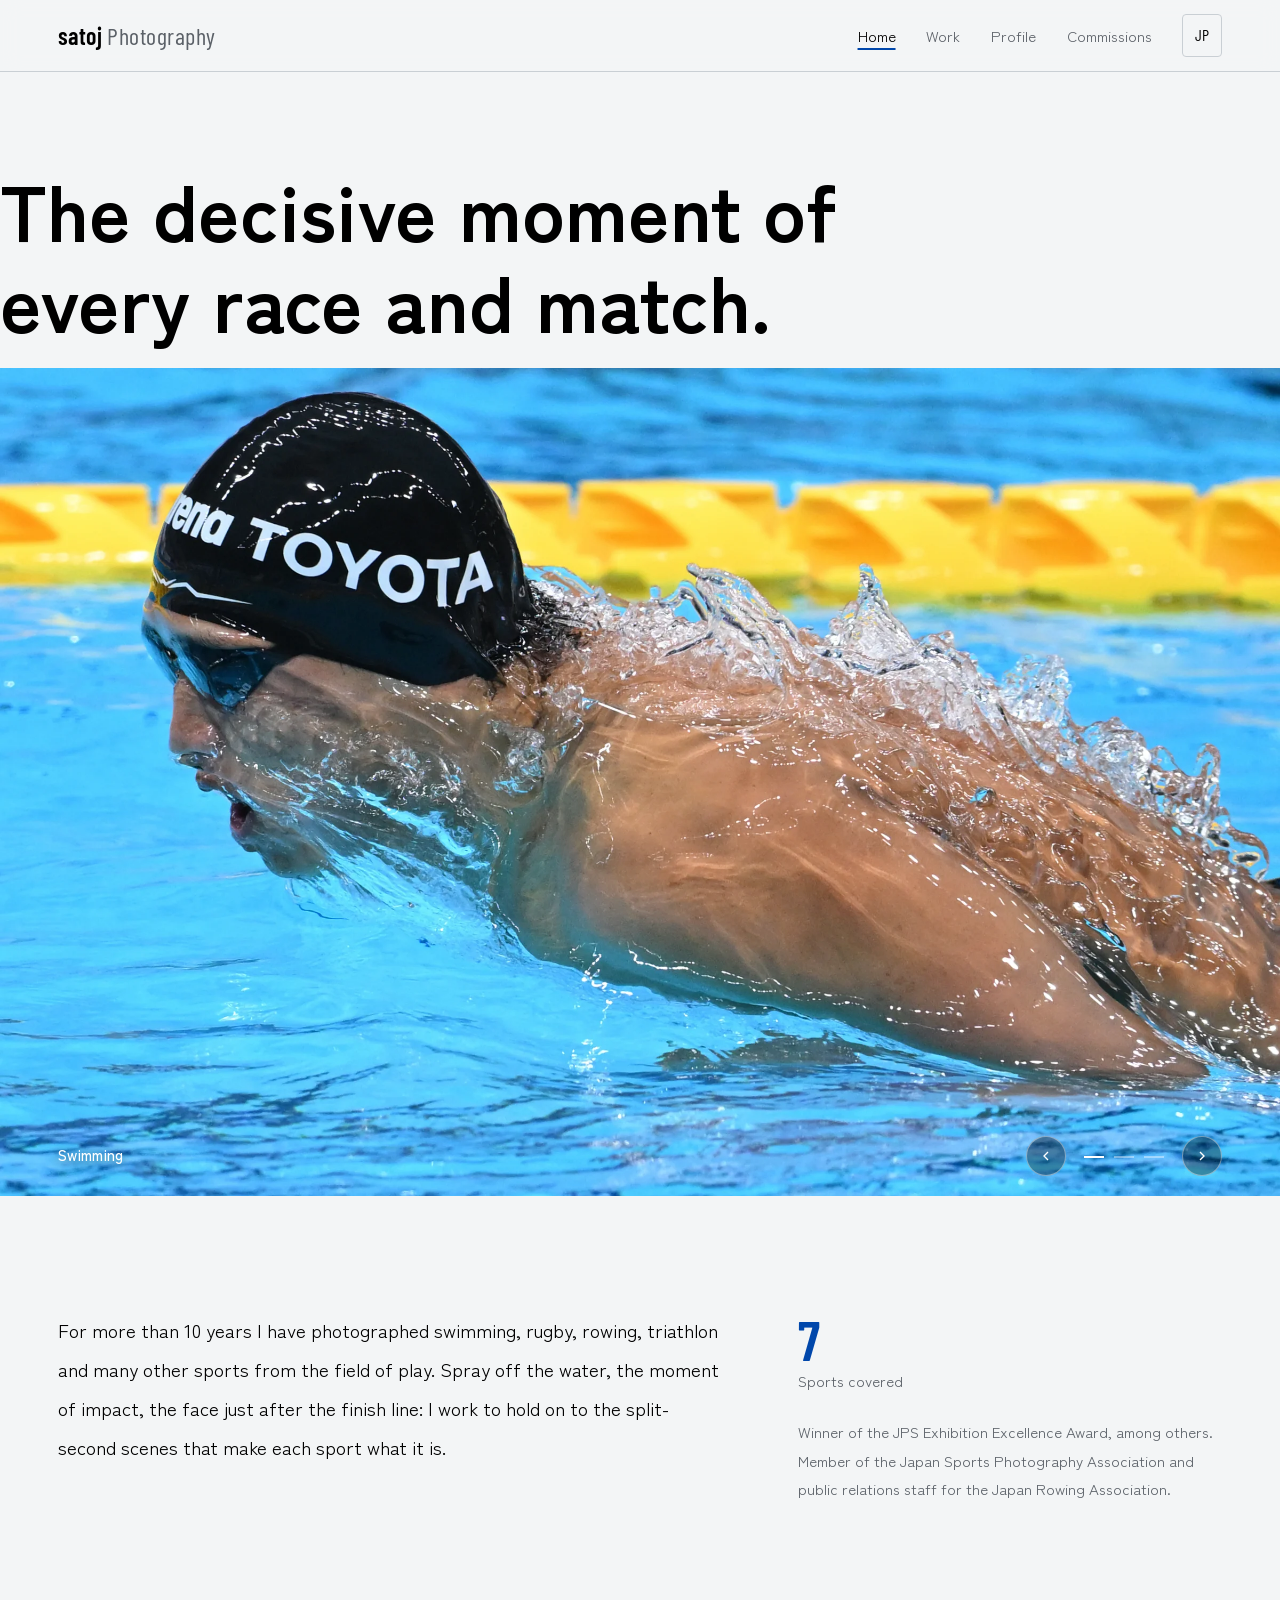
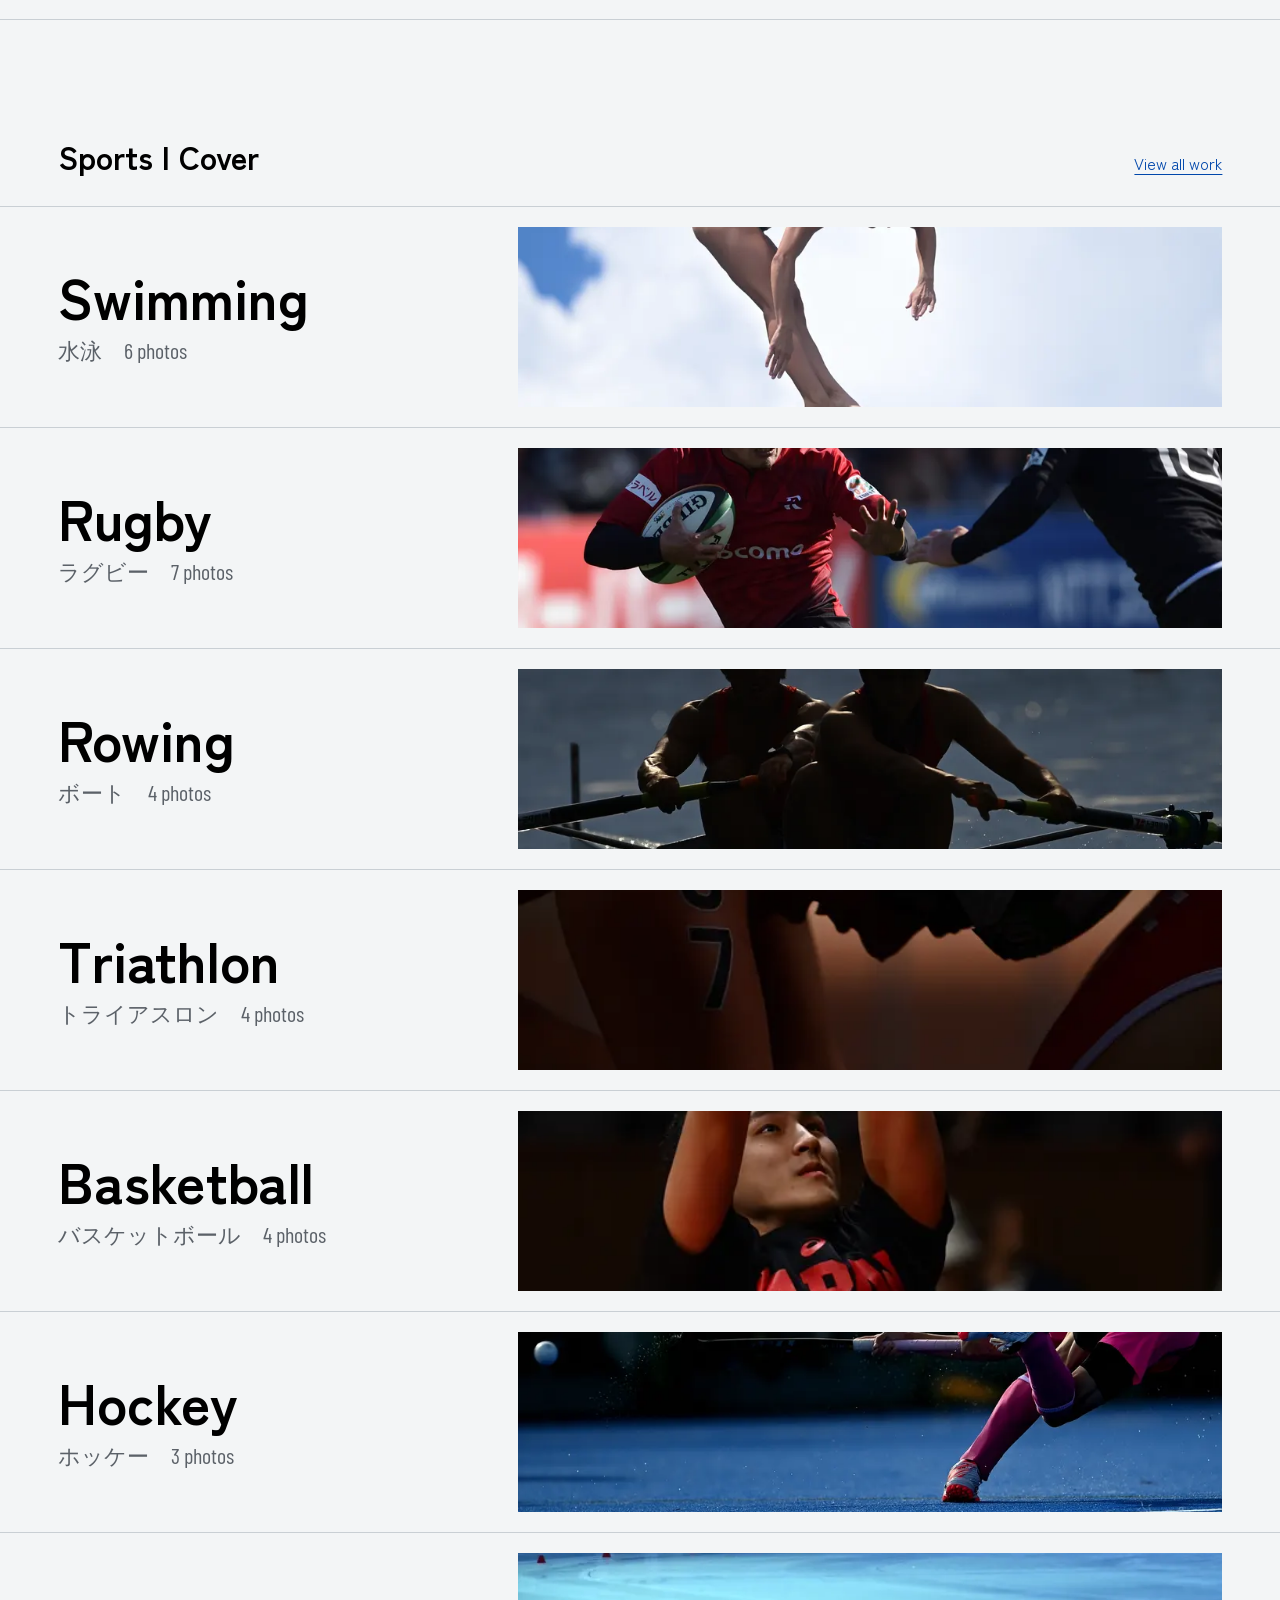
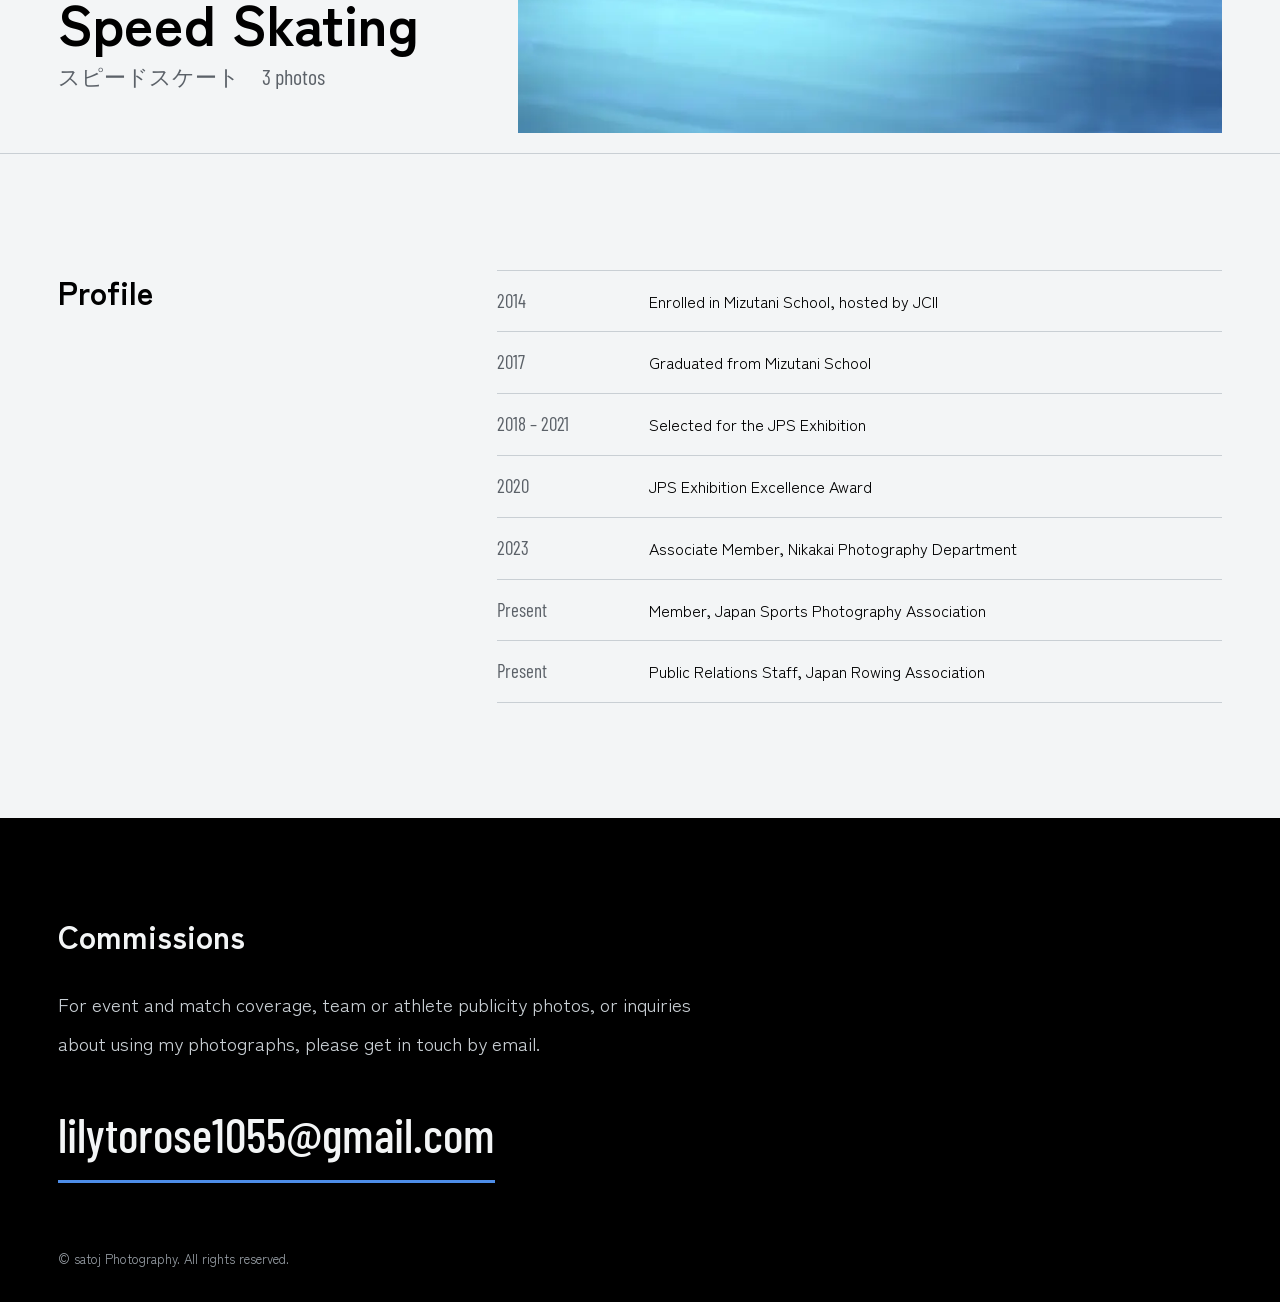
<file: index.html>
<!DOCTYPE html>
<html lang="ja">
<head>
    <meta charset="UTF-8">
    <meta name="viewport" content="width=device-width, initial-scale=1.0">
    <title>satoj Photography | スポーツ写真家</title>
    <meta name="description" content="スポーツ写真家 satoj のポートフォリオ。水泳、ラグビー、ボート、トライアスロンなど、競技の一瞬を捉えた作品を掲載しています。日本スポーツ写真協会 会員。">
    <link rel="canonical" href="https://satojwork.com/">
    <meta name="theme-color" content="#F3F5F6">
    <link rel="icon" href="favicon.svg" type="image/svg+xml">

    <meta property="og:type" content="website">
    <meta property="og:site_name" content="satoj Photography">
    <meta property="og:title" content="satoj Photography | スポーツ写真家">
    <meta property="og:description" content="競技の一瞬を捉えたスポーツ写真のポートフォリオ。">
    <meta property="og:url" content="https://satojwork.com/">
    <meta property="og:image" content="https://satojwork.com/photos/og.jpg">
    <meta name="twitter:card" content="summary_large_image">

    <link rel="preload" as="image" href="photos/large/swimming-4.webp" imagesrcset="photos/thumb/swimming-4.webp 900w, photos/large/swimming-4.webp 2400w" imagesizes="100vw">
    <link rel="preconnect" href="https://fonts.googleapis.com">
    <link rel="preconnect" href="https://fonts.gstatic.com" crossorigin>
    <link rel="stylesheet" href="https://fonts.googleapis.com/css2?family=Barlow+Condensed:wght@500;600&family=Zen+Kaku+Gothic+New:wght@400;500;700&display=swap">
    <link rel="stylesheet" href="css/style.css?v=2">

    <script type="application/ld+json">
    {
        "@context": "https://schema.org",
        "@type": "Person",
        "name": "satoj",
        "jobTitle": "Sports Photographer",
        "url": "https://satojwork.com/",
        "memberOf": { "@type": "Organization", "name": "日本スポーツ写真協会" }
    }
    </script>
</head>
<body data-title-key="doc_title_home">

    <header class="site-header">
        <div class="container">
            <a href="index.html" class="logo">satoj <span>Photography</span></a>
            <nav class="nav" aria-label="Main">
                <a href="index.html" aria-current="page" data-i18n="nav_home">ホーム</a>
                <a href="portfolio.html" data-i18n="nav_portfolio">作品</a>
                <a href="#profile" class="nav-sub" data-i18n="nav_profile">プロフィール</a>
                <a href="#contact" class="nav-sub" data-i18n="nav_contact">撮影のご依頼</a>
                <button id="languageToggle" class="lang-toggle" type="button" data-i18n="switch_lang" data-i18n-attr="aria-label:switch_lang_label">EN</button>
            </nav>
        </div>
    </header>

    <main>
        <section class="container page-head">
            <h1 class="display" data-i18n="main_title">競技の決定的瞬間を、一枚に。</h1>
        </section>

        <!-- Hero slideshow -->
        <section class="hero" aria-roledescription="carousel" data-i18n-attr="aria-label:hero_label" aria-label="作品スライドショー" tabindex="-1">
            <figure class="hero-slide is-active">
                <img src="photos/large/swimming-4.webp"
                     srcset="photos/thumb/swimming-4.webp 900w, photos/large/swimming-4.webp 2400w" sizes="100vw"
                     width="2400" height="1621" alt="" fetchpriority="high">
                <figcaption class="hero-caption" data-i18n="cat_swimming"></figcaption>
            </figure>
            <figure class="hero-slide">
                <img src="photos/large/triathlon-4.webp"
                     srcset="photos/thumb/triathlon-4.webp 900w, photos/large/triathlon-4.webp 2400w" sizes="100vw"
                     width="2400" height="1601" alt="" loading="lazy">
                <figcaption class="hero-caption" data-i18n="cat_triathlon"></figcaption>
            </figure>
            <figure class="hero-slide">
                <img src="photos/large/rugby-7.webp"
                     srcset="photos/thumb/rugby-7.webp 900w, photos/large/rugby-7.webp 2400w" sizes="100vw"
                     width="2400" height="1600" alt="" loading="lazy">
                <figcaption class="hero-caption" data-i18n="cat_rugby"></figcaption>
            </figure>

            <div class="hero-controls">
                <button class="hero-btn hero-prev" type="button" data-i18n-attr="aria-label:hero_prev" aria-label="前の写真">
                    <svg viewBox="0 0 24 24" fill="none" stroke="currentColor" stroke-width="2" aria-hidden="true"><path d="M15 18l-6-6 6-6"/></svg>
                </button>
                <div class="hero-dots"></div>
                <button class="hero-btn hero-next" type="button" data-i18n-attr="aria-label:hero_next" aria-label="次の写真">
                    <svg viewBox="0 0 24 24" fill="none" stroke="currentColor" stroke-width="2" aria-hidden="true"><path d="M9 6l6 6-6 6"/></svg>
                </button>
            </div>
        </section>

        <!-- About -->
        <section class="section">
            <div class="container intro">
                <p class="lead" data-i18n="main_description">水泳、ラグビー、ボート、トライアスロンをはじめ、さまざまな競技の現場で撮影を続けて10年以上。水しぶき、ぶつかり合う瞬間、ゴール直後の表情——一瞬で過ぎていく競技の決定的な場面を、一枚の写真として残すことを大切にしています。</p>
                <div class="intro-side">
                    <p class="stat"><span class="stat-num" id="sportCount"></span><span class="stat-label" data-i18n="sports_count_label">撮影している競技</span></p>
                    <p class="credits" data-i18n="main_credits">JPS展 優秀賞ほか受賞。日本スポーツ写真協会 会員、日本ローイング協会 広報スタッフ。</p>
                </div>
            </div>
        </section>

        <!-- Sports -->
        <section class="section lanes-section" aria-labelledby="sports-h">
            <div class="container section-head">
                <h2 class="heading" id="sports-h" data-i18n="sports_title">撮影競技</h2>
                <a class="text-link" href="portfolio.html" data-i18n="view_works">作品をすべて見る</a>
            </div>
            <ul class="lanes" id="sportTiles"></ul>
        </section>

        <!-- Profile -->
        <section class="section" id="profile">
            <div class="container profile-grid">
                <div>
                    <h2 class="heading" data-i18n="profile_title">プロフィール</h2>
                </div>
                <ul class="career">
                    <li><time datetime="2014">2014</time><span data-i18n="career_1">JCII主催 水谷塾 入塾</span></li>
                    <li><time datetime="2017">2017</time><span data-i18n="career_2">同塾 卒業</span></li>
                    <li><span class="year">2018 – 2021</span><span data-i18n="career_3">JPS展 入選</span></li>
                    <li><time datetime="2020">2020</time><span data-i18n="career_4">JPS展 優秀賞</span></li>
                    <li><time datetime="2023">2023</time><span data-i18n="career_5">二科会 写真部 会友</span></li>
                    <li><span class="year" data-i18n="career_now">現在</span><span data-i18n="career_6">一般社団法人 日本スポーツ写真協会 会員</span></li>
                    <li><span class="year" data-i18n="career_now">現在</span><span data-i18n="career_7">日本ローイング協会 広報委員スタッフ</span></li>
                </ul>
            </div>
        </section>
    </main>

    <footer class="site-footer" id="contact">
        <div class="container">
            <h2 class="heading" data-i18n="contact_title">撮影のご依頼</h2>
            <p class="lead" data-i18n="contact_text">撮影のご依頼・作品の使用に関するご相談は、メールにてお気軽にご連絡ください。</p>
            <p style="margin-top: 28px;"><a class="contact-mail" href="mailto:lilytorose1055@gmail.com">lilytorose1055@gmail.com</a></p>
            <p class="copyright">&copy; satoj Photography. All rights reserved.</p>
        </div>
    </footer>

    <script src="js/i18n.js?v=2"></script>
    <script src="js/photos.js?v=2"></script>
    <script src="js/home.js?v=2"></script>
</body>
</html>
</file>
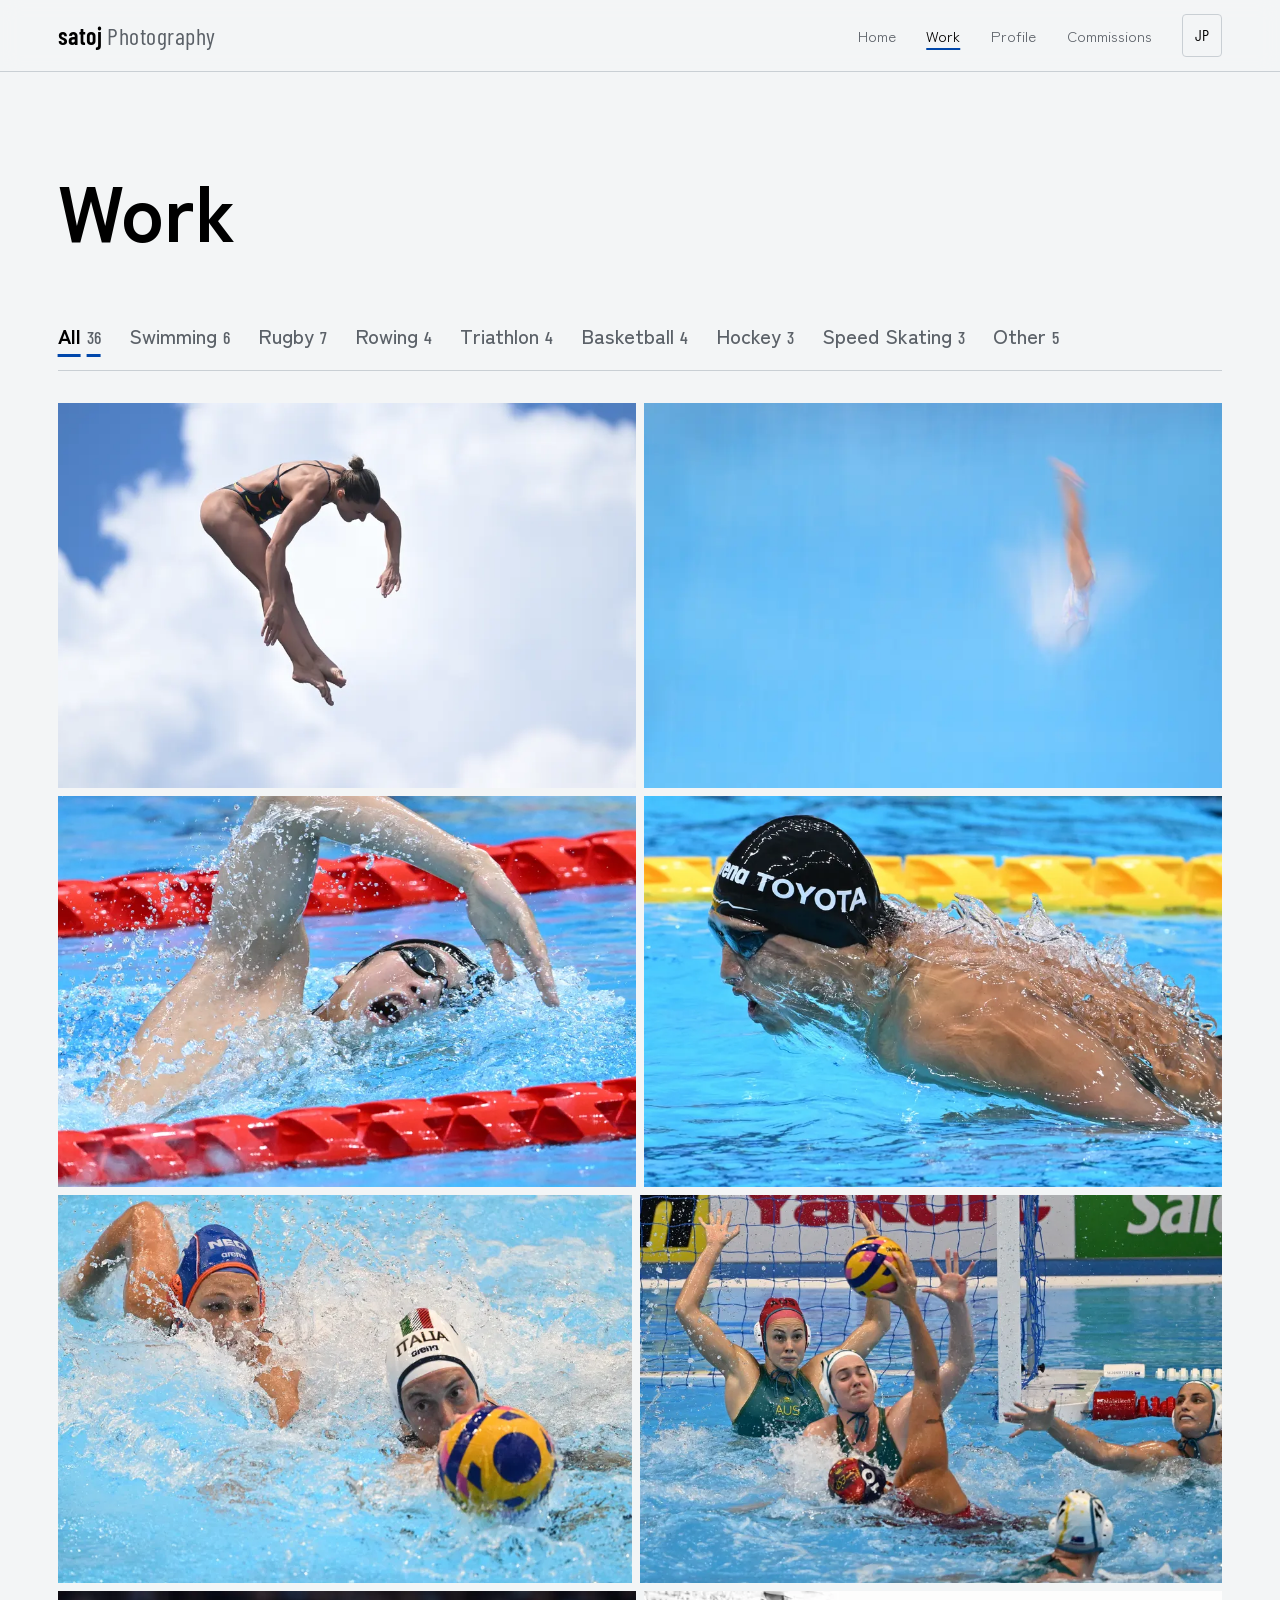
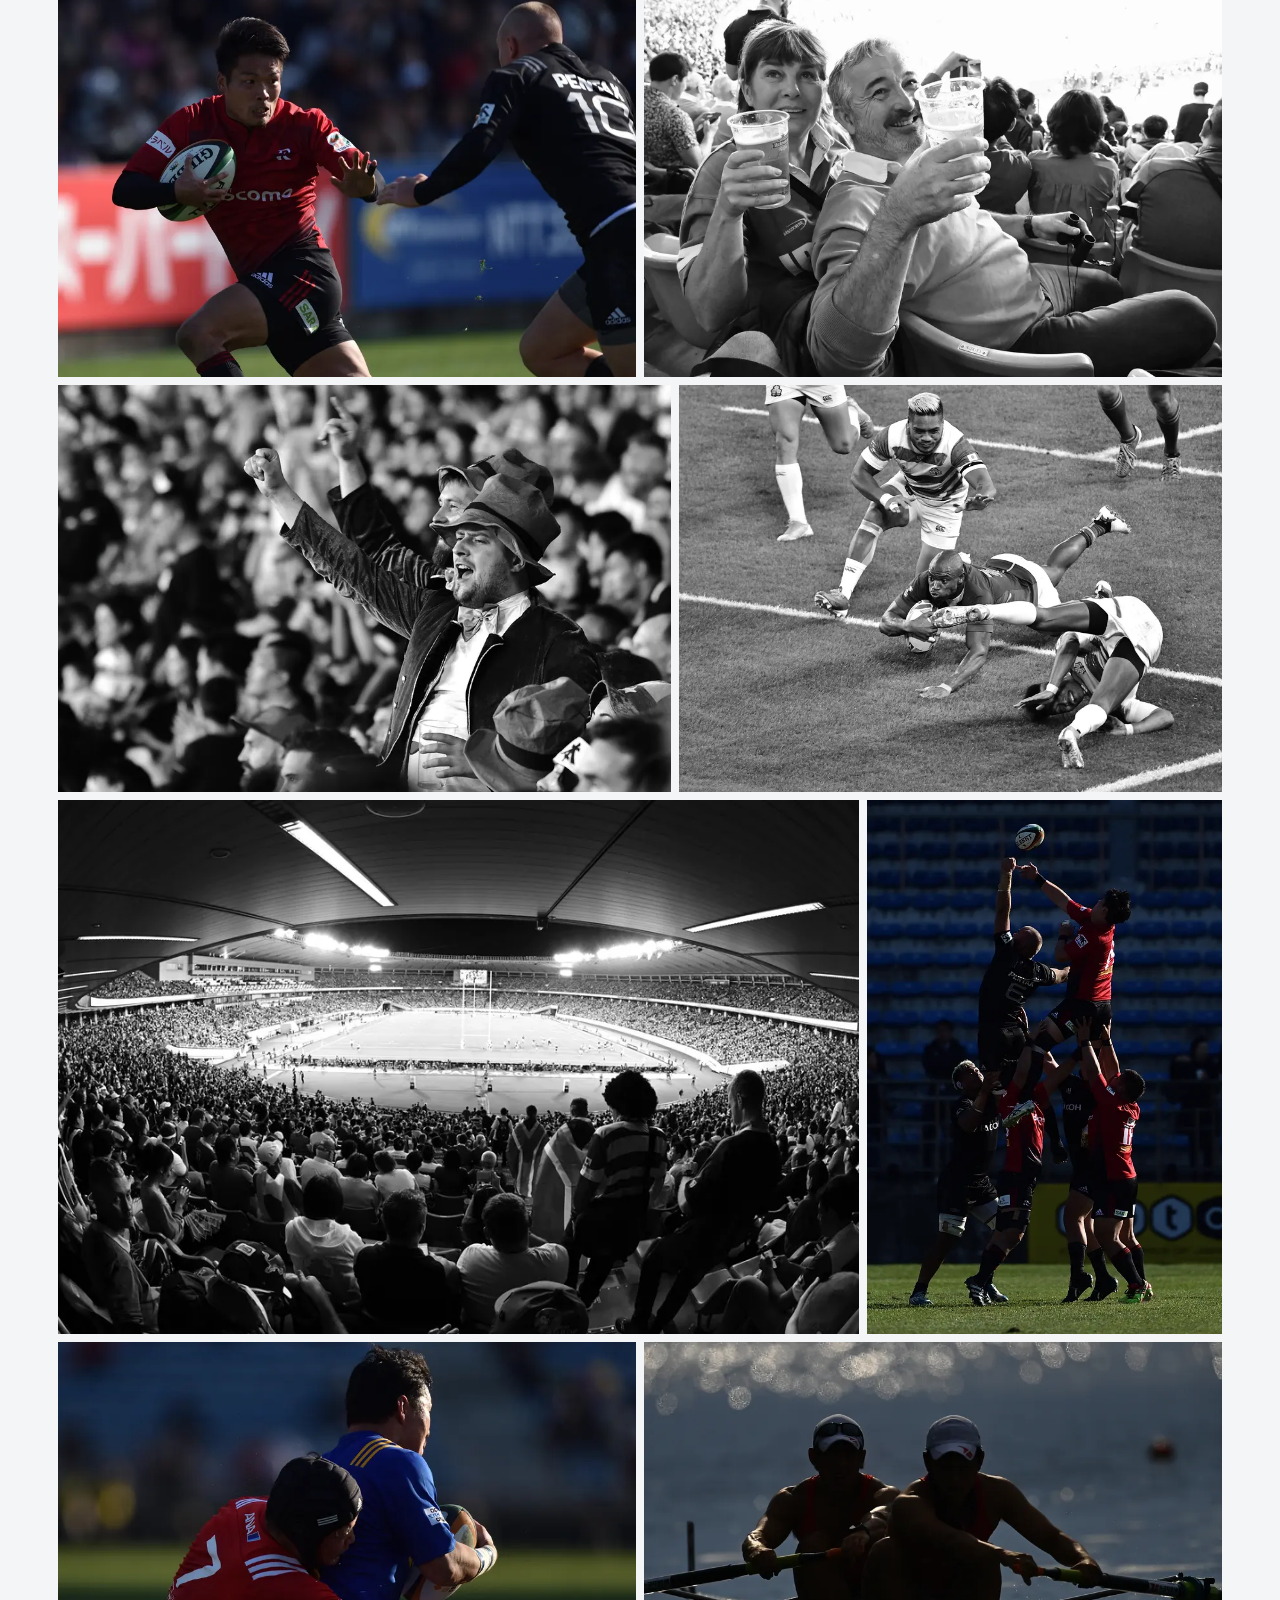
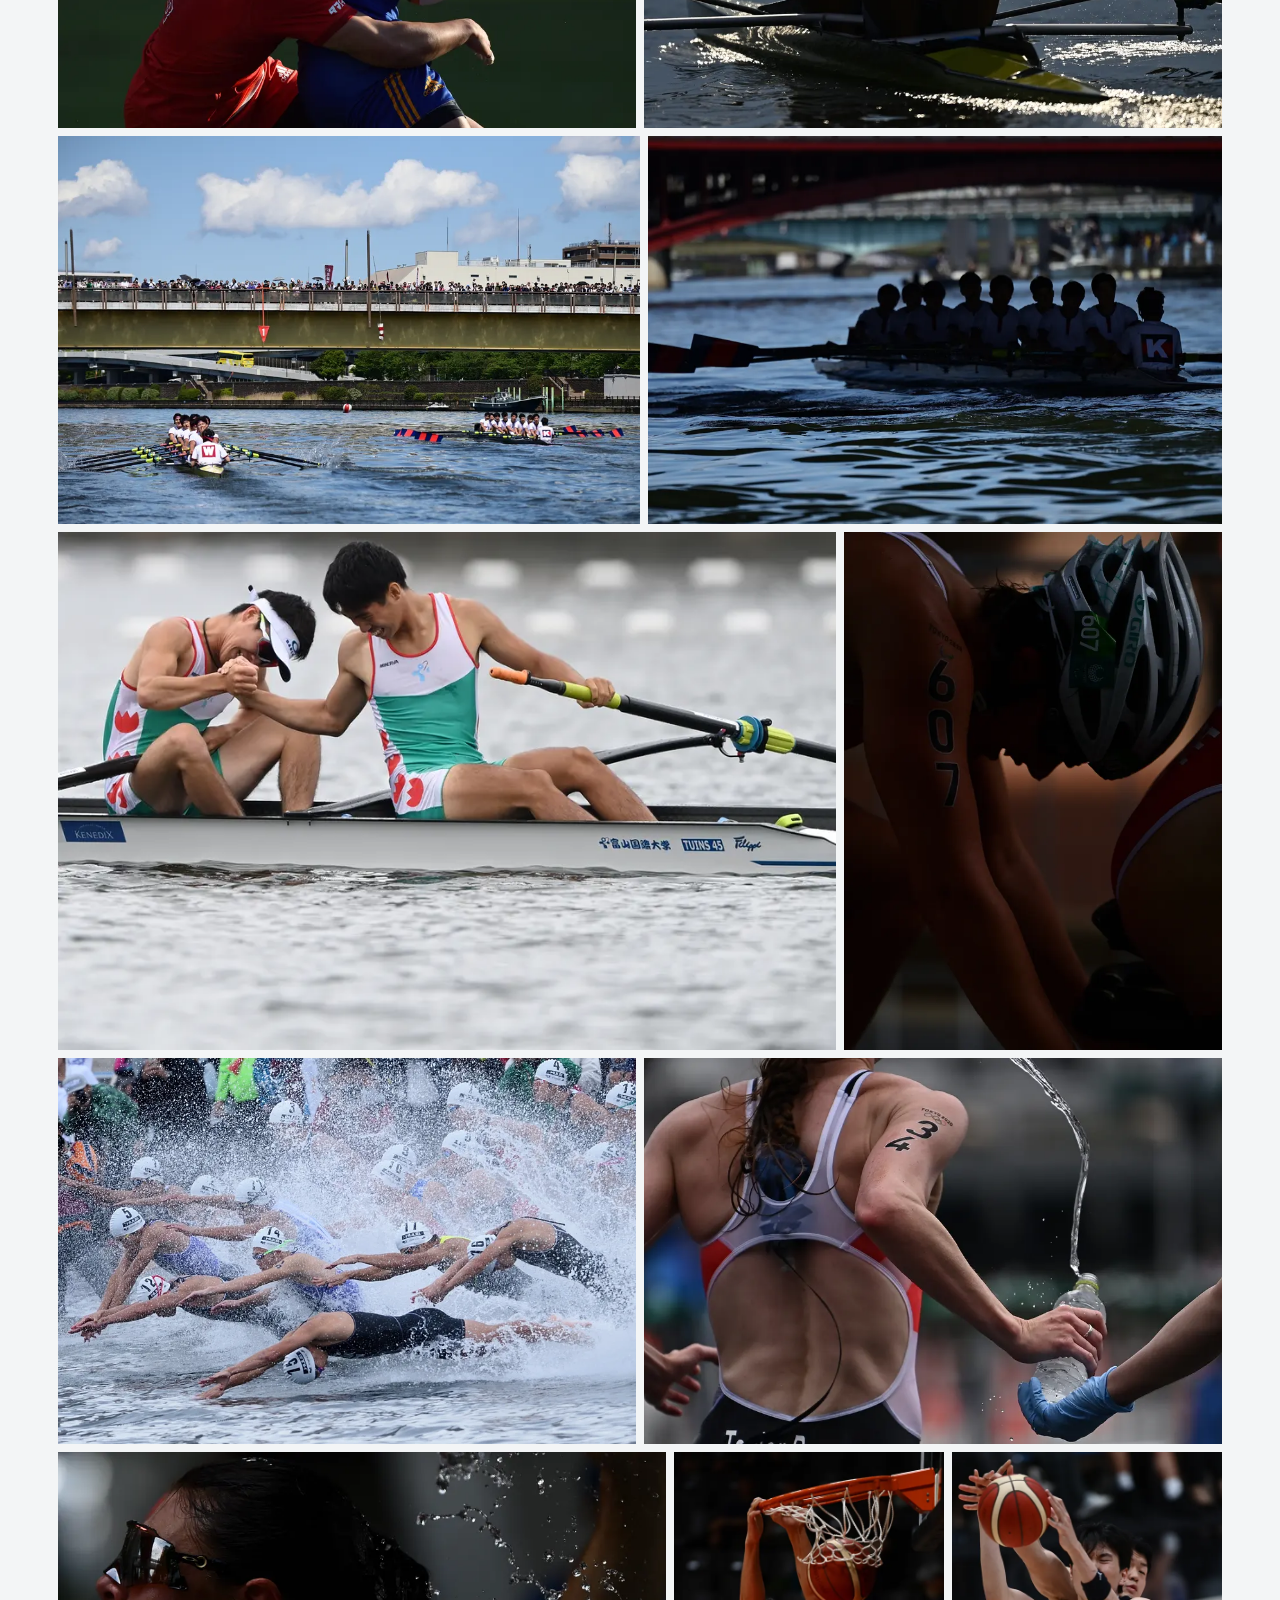
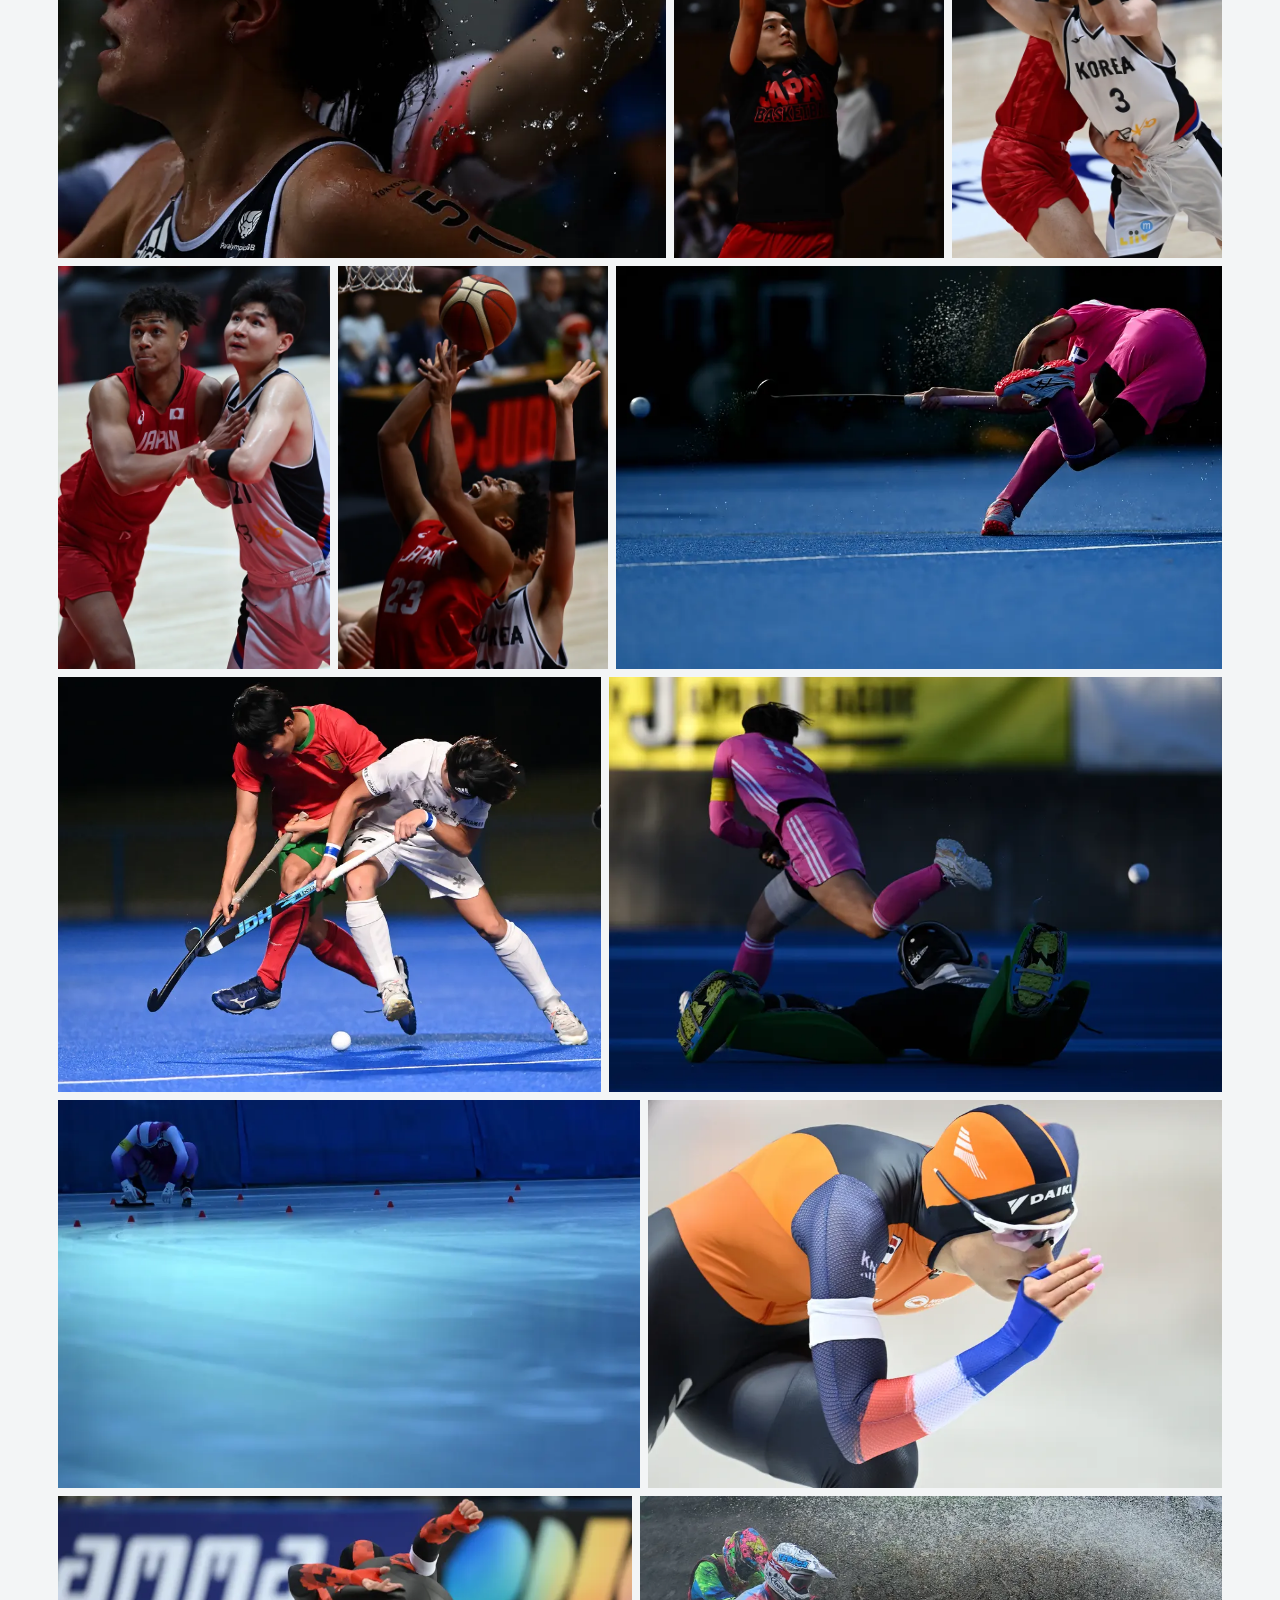
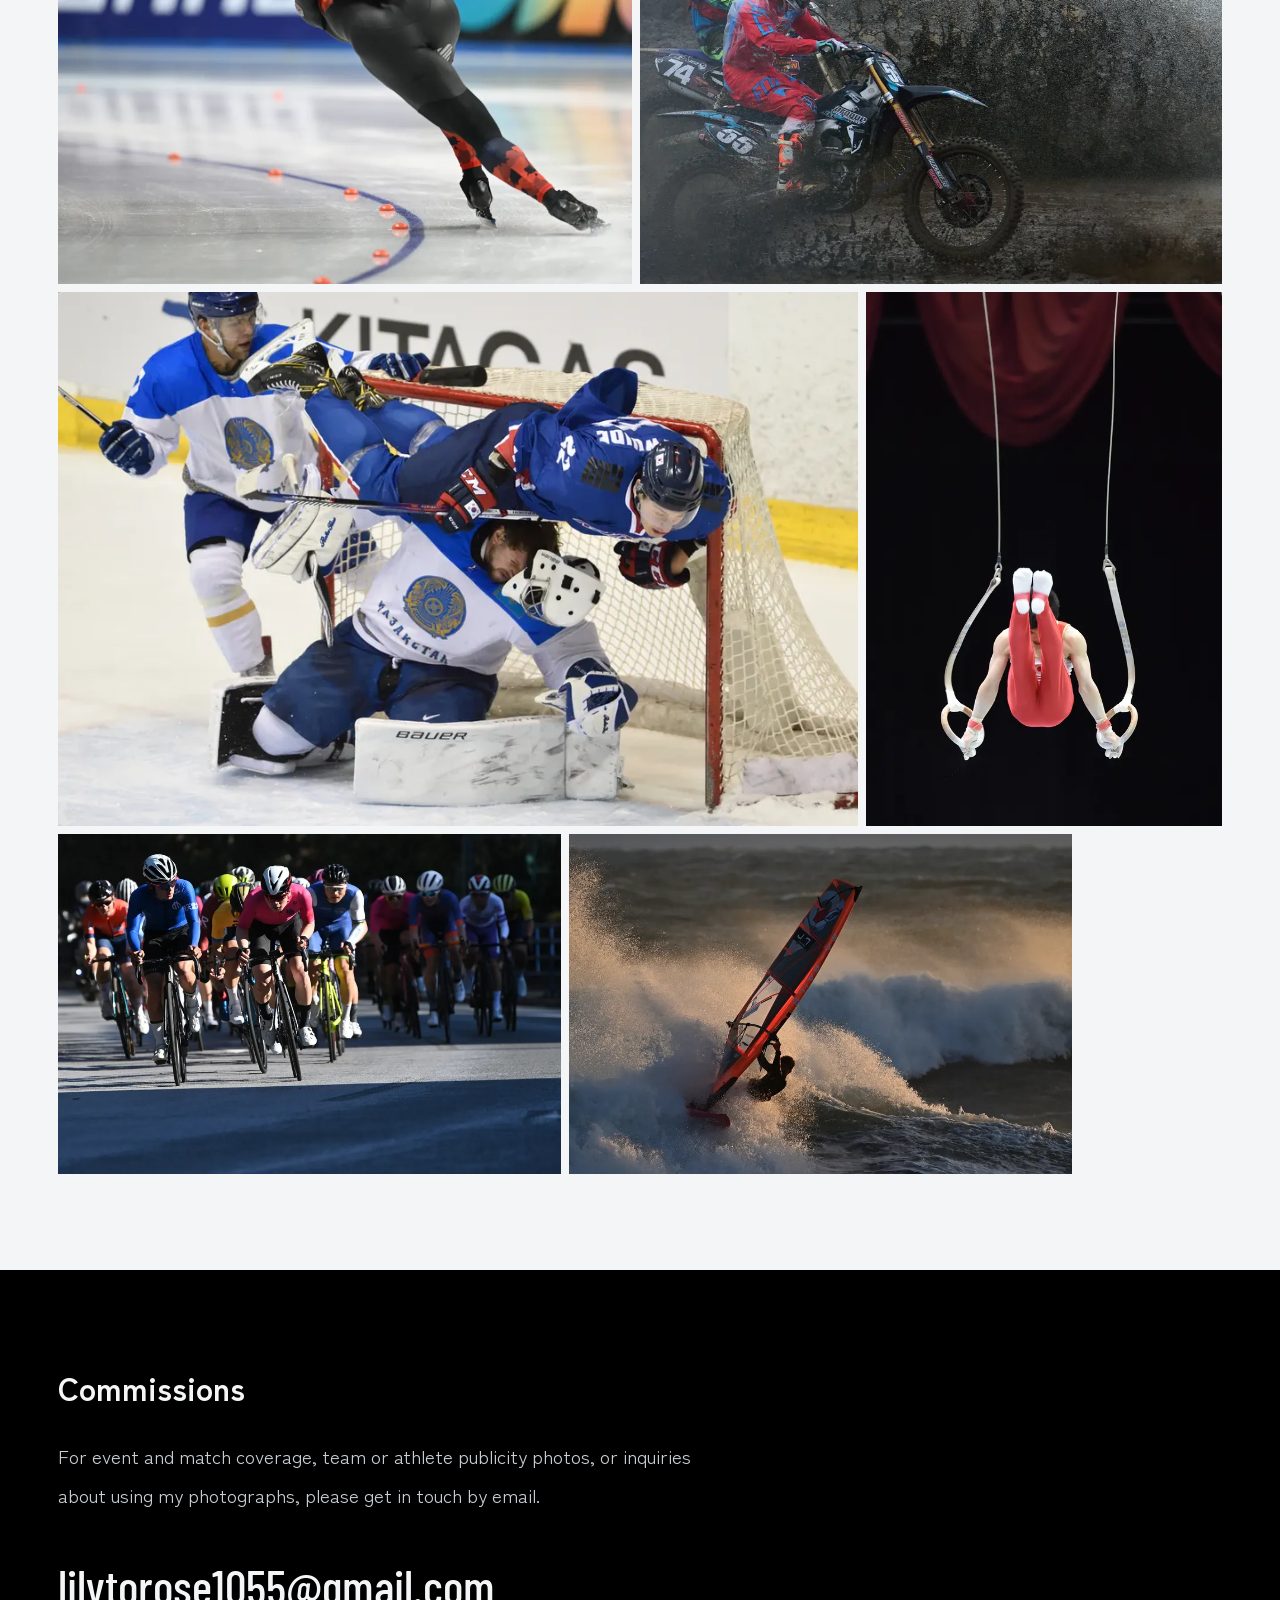
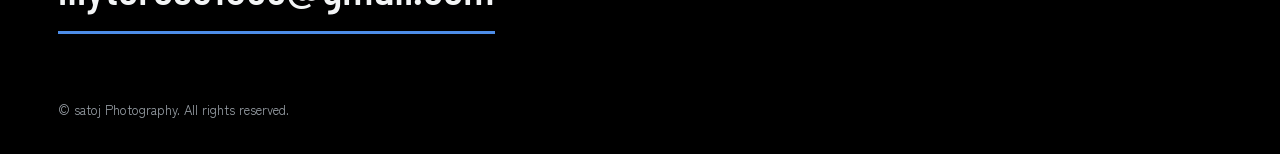
<file: portfolio.html>
<!DOCTYPE html>
<html lang="ja">
<head>
    <meta charset="UTF-8">
    <meta name="viewport" content="width=device-width, initial-scale=1.0">
    <title>作品 | satoj Photography</title>
    <meta name="description" content="スポーツ写真家 satoj の作品集。水泳、ラグビー、ボート、トライアスロン、ホッケー、スピードスケート、バスケットボールなど。">
    <link rel="canonical" href="https://satojwork.com/portfolio.html">
    <meta name="theme-color" content="#F3F5F6">
    <link rel="icon" href="favicon.svg" type="image/svg+xml">

    <meta property="og:type" content="website">
    <meta property="og:site_name" content="satoj Photography">
    <meta property="og:title" content="ポートフォリオ | satoj Photography">
    <meta property="og:description" content="競技の一瞬を捉えたスポーツ写真のポートフォリオ。">
    <meta property="og:url" content="https://satojwork.com/portfolio.html">
    <meta property="og:image" content="https://satojwork.com/photos/og.jpg">
    <meta name="twitter:card" content="summary_large_image">

    <link rel="preconnect" href="https://fonts.googleapis.com">
    <link rel="preconnect" href="https://fonts.gstatic.com" crossorigin>
    <link rel="stylesheet" href="https://fonts.googleapis.com/css2?family=Barlow+Condensed:wght@500;600&family=Zen+Kaku+Gothic+New:wght@400;500;700&display=swap">
    <link rel="stylesheet" href="css/style.css?v=2">
</head>
<body data-title-key="doc_title_portfolio">

    <header class="site-header">
        <div class="container">
            <a href="index.html" class="logo">satoj <span>Photography</span></a>
            <nav class="nav" aria-label="Main">
                <a href="index.html" data-i18n="nav_home">ホーム</a>
                <a href="portfolio.html" aria-current="page" data-i18n="nav_portfolio">作品</a>
                <a href="index.html#profile" class="nav-sub" data-i18n="nav_profile">プロフィール</a>
                <a href="#contact" class="nav-sub" data-i18n="nav_contact">撮影のご依頼</a>
                <button id="languageToggle" class="lang-toggle" type="button" data-i18n="switch_lang" data-i18n-attr="aria-label:switch_lang_label">EN</button>
            </nav>
        </div>
    </header>

    <main class="container">
        <section class="page-head">
            <h1 class="display" data-i18n="portfolio_heading">作品</h1>
        </section>

        <ul class="filters" id="filters" data-i18n-attr="aria-label:filter_label" aria-label="競技で絞り込む"></ul>

        <ul class="gallery" id="gallery" aria-live="polite"></ul>

        <noscript><p class="lead">写真の表示には JavaScript を有効にしてください。 / Please enable JavaScript to view the photographs.</p></noscript>
    </main>

    <footer class="site-footer" id="contact">
        <div class="container">
            <h2 class="heading" data-i18n="contact_title">撮影のご依頼</h2>
            <p class="lead" data-i18n="contact_text">撮影のご依頼・作品の使用に関するご相談は、メールにてお気軽にご連絡ください。</p>
            <p style="margin-top: 28px;"><a class="contact-mail" href="mailto:lilytorose1055@gmail.com">lilytorose1055@gmail.com</a></p>
            <p class="copyright">&copy; satoj Photography. All rights reserved.</p>
        </div>
    </footer>

    <!-- Lightbox -->
    <div class="lightbox" id="lightbox" role="dialog" aria-modal="true" aria-hidden="true" data-i18n-attr="aria-label:lb_label" aria-label="写真の拡大表示">
        <div class="lb-top">
            <span class="lb-counter"></span>
            <button class="lb-btn lb-close" type="button" data-i18n-attr="aria-label:lb_close" aria-label="閉じる">
                <svg viewBox="0 0 24 24" fill="none" stroke="currentColor" stroke-width="2" aria-hidden="true"><path d="M6 6l12 12M18 6L6 18"/></svg>
            </button>
        </div>
        <div class="lb-stage">
            <img alt="">
            <button class="lb-btn lb-prev" type="button" data-i18n-attr="aria-label:lb_prev" aria-label="前の写真">
                <svg viewBox="0 0 24 24" fill="none" stroke="currentColor" stroke-width="2" aria-hidden="true"><path d="M15 18l-6-6 6-6"/></svg>
            </button>
            <button class="lb-btn lb-next" type="button" data-i18n-attr="aria-label:lb_next" aria-label="次の写真">
                <svg viewBox="0 0 24 24" fill="none" stroke="currentColor" stroke-width="2" aria-hidden="true"><path d="M9 6l6 6-6 6"/></svg>
            </button>
        </div>
        <p class="lb-caption"></p>
    </div>

    <script src="js/i18n.js?v=2"></script>
    <script src="js/photos.js?v=2"></script>
    <script src="js/gallery.js?v=2"></script>
</body>
</html>
</file>
<file: css/style.css>
/* =========================================================
   satoj Photography — shared styles
   ========================================================= */

:root {
    --bg: #F3F5F6;
    --bg-soft: #E3E7EA;
    --line: #C9CFD4;
    --text: #000000;
    --muted: #5B6168;
    --accent: #0047AB;
    --header-h: 72px;
    --gutter: clamp(16px, 4.5vw, 64px);
    --max: 1440px;
    --row-h: 340px;
    --font: "Zen Kaku Gothic New", "Hiragino Sans", "Hiragino Kaku Gothic ProN", "Noto Sans JP", Meiryo, sans-serif;
    --font-num: "Barlow Condensed", "Helvetica Neue", Arial, sans-serif;
}

*,
*::before,
*::after {
    box-sizing: border-box;
}

html {
    scroll-behavior: smooth;
    -webkit-text-size-adjust: 100%;
}

body {
    margin: 0;
    background: var(--bg);
    color: var(--text);
    font-family: var(--font);
    font-size: 16px;
    line-height: 1.8;
    -webkit-font-smoothing: antialiased;
}

img {
    display: block;
    max-width: 100%;
}

a {
    color: inherit;
}

button {
    font: inherit;
    color: inherit;
}

:focus-visible {
    outline: 2px solid var(--accent);
    outline-offset: 3px;
}

.visually-hidden {
    position: absolute !important;
    width: 1px;
    height: 1px;
    overflow: hidden;
    clip: rect(0 0 0 0);
    white-space: nowrap;
}

.container {
    width: 100%;
    max-width: var(--max);
    margin: 0 auto;
    padding: 0 var(--gutter);
}

/* ---------- Header ---------- */

.site-header {
    position: sticky;
    top: 0;
    z-index: 50;
    height: var(--header-h);
    background: rgba(243, 245, 246, 0.92);
    backdrop-filter: blur(10px);
    -webkit-backdrop-filter: blur(10px);
    border-bottom: 1px solid var(--line);
}

.site-header .container {
    display: flex;
    align-items: center;
    justify-content: space-between;
    height: 100%;
    gap: 16px;
}

.logo {
    font-family: var(--font-num);
    font-size: 24px;
    font-weight: 600;
    letter-spacing: 0.02em;
    text-decoration: none;
    white-space: nowrap;
}

.logo span {
    color: var(--muted);
    font-weight: 400;
}

.nav {
    display: flex;
    align-items: center;
    gap: clamp(14px, 2.4vw, 32px);
    font-size: 15px;
}

.nav a {
    text-decoration: none;
    color: var(--muted);
    transition: color 0.2s;
    white-space: nowrap;
}

.nav a:hover,
.nav a[aria-current="page"] {
    color: var(--text);
}

.nav a[aria-current="page"] {
    text-decoration: underline;
    text-decoration-color: var(--accent);
    text-decoration-thickness: 2px;
    text-underline-offset: 6px;
}

.lang-toggle {
    background: none;
    border: 1px solid var(--line);
    border-radius: 4px;
    padding: 6px 12px;
    font-family: var(--font-num);
    font-size: 16px;
    cursor: pointer;
    transition: border-color 0.2s;
}

.lang-toggle:hover {
    border-color: var(--muted);
}

@media (max-width: 560px) {
    .logo span {
        display: none;
    }
    .nav {
        gap: 14px;
        font-size: 14px;
    }
    .nav .nav-sub {
        display: none; /* profile and contact are further down the page; keep header within narrow screens */
    }
}

/* ---------- Hero slideshow ---------- */

.hero {
    position: relative;
    height: min(calc(100svh - var(--header-h)), 66.6vw);
    min-height: 240px;
    overflow: hidden;
    background: #000;
}

.hero-slide {
    position: absolute;
    inset: 0;
    margin: 0;
    opacity: 0;
    transition: opacity 1.2s ease;
}

.hero-slide.is-active {
    opacity: 1;
}

.hero-slide img {
    width: 100%;
    height: 100%;
    object-fit: cover;
}

.hero-caption {
    position: absolute;
    left: var(--gutter);
    bottom: 28px;
    color: #fff;
    font-size: 15px;
    font-weight: 500;
    text-shadow: 0 1px 12px rgba(0, 0, 0, 0.7);
}

.hero-controls {
    color: #fff;
    position: absolute;
    right: var(--gutter);
    bottom: 20px;
    display: flex;
    align-items: center;
    gap: 6px;
}

.hero-btn {
    width: 40px;
    height: 40px;
    display: grid;
    place-items: center;
    border: 1px solid rgba(255, 255, 255, 0.4);
    border-radius: 50%;
    background: rgba(0, 0, 0, 0.35);
    cursor: pointer;
    transition: background 0.2s;
}

.hero-btn:hover {
    background: rgba(0, 0, 0, 0.6);
}

.hero-btn svg {
    width: 16px;
    height: 16px;
}

.hero-dots {
    display: flex;
    gap: 2px;
    margin: 0 8px;
}

.hero-dot {
    width: 28px;
    height: 24px;
    padding: 0;
    border: 0;
    background: none;
    cursor: pointer;
    position: relative;
}

.hero-dot::after {
    content: "";
    position: absolute;
    left: 4px;
    right: 4px;
    top: 50%;
    height: 2px;
    background: rgba(255, 255, 255, 0.4);
    transition: background 0.3s;
}

.hero-dot[aria-current="true"]::after {
    background: #fff;
}

/* ---------- Sections ---------- */

.section {
    padding: clamp(56px, 9vw, 120px) 0;
}

.section + .section {
    border-top: 1px solid var(--line);
}


.heading {
    margin: 0 0 28px;
    font-size: clamp(26px, 3vw, 32px);
    font-weight: 700;
    line-height: 1.35;
}

.display {
    margin: 0;
    max-width: 12em;
    font-size: clamp(40px, 6.2vw, 92px);
    font-weight: 700;
    line-height: 1.15;
}

.lead {
    max-width: 36em;
    margin: 0;
    font-size: clamp(16px, 1.5vw, 19px);
    line-height: 2.05;
}

/* Intro (home) */

.intro {
    display: flex;
    flex-wrap: wrap;
    gap: 32px clamp(32px, 6vw, 96px);
}

.intro .lead {
    flex: 1 1 520px;
}

.intro-side {
    flex: 1 1 280px;
}

.stat {
    display: flex;
    flex-direction: column;
    margin: 0 0 24px;
}

.stat-num {
    font-family: var(--font-num);
    font-size: 56px;
    font-weight: 600;
    line-height: 1;
    color: var(--accent);
}

.stat-label,
.credits {
    font-size: 15px;
    color: var(--muted);
}

.credits {
    margin: 0;
    line-height: 1.9;
}

.text-link {
    color: var(--accent);
    font-size: 16px;
    text-underline-offset: 4px;
}

.text-link:hover {
    color: #00337a;
}

/* Sport lanes (home) */

.lanes-section {
    padding-bottom: 0;
}

.section-head {
    display: flex;
    flex-wrap: wrap;
    justify-content: space-between;
    align-items: baseline;
    gap: 16px;
}

.lanes {
    margin: 0;
    padding: 0;
    list-style: none;
}

.lanes li {
    border-top: 1px solid var(--line);
}

.lane {
    display: flex;
    flex-wrap: wrap;
    align-items: center;
    gap: 16px clamp(24px, 4vw, 48px);
    max-width: var(--max);
    margin: 0 auto;
    padding: 20px var(--gutter);
    text-decoration: none;
}

.lane-text {
    flex: 1 1 300px;
    display: flex;
    flex-direction: column;
    gap: 4px;
}

.sport-name {
    font-size: clamp(32px, 4.4vw, 64px);
    font-weight: 700;
    line-height: 1.1;
}

.lane-meta {
    font-family: var(--font-num);
    font-size: 22px;
    color: var(--muted);
}

.lane-photo {
    flex: 2 1 480px;
    height: 180px;
    overflow: hidden;
    background: var(--bg-soft);
}

.lane-photo img {
    width: 100%;
    height: 100%;
    object-fit: cover;
    transition: transform 0.6s ease;
}

.lane:hover .lane-photo img {
    transform: scale(1.03);
}

@media (max-width: 560px) {
    .lane-photo {
        flex-basis: 100%;
        height: 140px;
    }
}

/* Profile */

.profile-grid {
    display: grid;
    grid-template-columns: minmax(0, 1fr) minmax(0, 2fr);
    gap: 32px clamp(32px, 6vw, 96px);
}

@media (max-width: 760px) {
    .profile-grid {
        grid-template-columns: 1fr;
    }
}

.career {
    margin: 0;
    padding: 0;
    list-style: none;
}

.career li {
    display: grid;
    grid-template-columns: 8.5em 1fr;
    gap: 16px;
    padding: 16px 0;
    border-bottom: 1px solid var(--line);
}

.career li:first-child {
    border-top: 1px solid var(--line);
}

.career time,
.career .year {
    color: var(--muted);
    font-family: var(--font-num);
    font-size: 19px;
    line-height: 1.5;
}

@media (max-width: 480px) {
    .career li {
        grid-template-columns: 1fr;
        gap: 2px;
    }
}

/* ---------- Footer / contact ---------- */

.site-footer {
    background: #000;
    color: var(--bg);
    padding: clamp(56px, 8vw, 96px) 0 32px;
}

.contact-mail {
    display: inline-block;
    font-family: var(--font-num);
    font-size: clamp(28px, 4vw, 48px);
    font-weight: 500;
    text-decoration: none;
    border-bottom: 3px solid #4d8de8;
    padding-bottom: 2px;
    word-break: break-all;
    transition: border-color 0.2s;
}

.contact-mail:hover {
    border-color: var(--bg);
}

.site-footer .lead {
    color: var(--line);
}

.site-footer :focus-visible {
    outline-color: #4d8de8;
}

.copyright {
    margin: 64px 0 0;
    font-size: 13px;
    color: #9aa1a8;
}

/* ---------- Portfolio page ---------- */

.page-head {
    padding: clamp(48px, 7vw, 96px) 0 24px;
}

.filters {
    display: flex;
    flex-wrap: wrap;
    gap: 0 28px;
    margin: 32px 0;
    padding: 0 0 8px;
    border-bottom: 1px solid var(--line);
    list-style: none;
}

.filter-btn {
    min-height: 44px;
    padding: 8px 0;
    border: 0;
    background: none;
    font-size: clamp(17px, 1.6vw, 22px);
    font-weight: 500;
    color: var(--muted);
    cursor: pointer;
    transition: color 0.2s;
}

.filter-btn:hover {
    color: var(--text);
}

.filter-btn[aria-pressed="true"] {
    color: var(--text);
    font-weight: 700;
    text-decoration: underline;
    text-decoration-color: var(--accent);
    text-decoration-thickness: 3px;
    text-underline-offset: 10px;
}

.filter-btn .count {
    margin-left: 6px;
    font-family: var(--font-num);
    font-size: 0.85em;
    font-weight: 500;
    color: var(--muted);
}

/* Justified gallery: rows keep each photo's full aspect ratio (no cropping). */

.gallery {
    display: flex;
    flex-wrap: wrap;
    gap: 8px;
    margin: 0 0 clamp(56px, 8vw, 96px);
    padding: 0;
    list-style: none;
}

.gallery::after {
    content: "";
    flex-grow: 999;
}

.gallery-item {
    flex: var(--r) 1 calc(var(--r) * var(--row-h));
    max-width: 100%;
}

.gallery-item button {
    display: block;
    width: 100%;
    padding: 0;
    border: 0;
    background: var(--bg-soft);
    cursor: zoom-in;
    aspect-ratio: var(--r);
    overflow: hidden;
}

.gallery-item img {
    width: 100%;
    height: 100%;
    object-fit: cover;
    opacity: 0;
    transition: opacity 0.5s, transform 0.6s ease;
}

.gallery-item img.is-loaded {
    opacity: 1;
}

.gallery-item button:hover img {
    transform: scale(1.03);
}

@media (max-width: 900px) {
    :root {
        --row-h: 240px;
    }
}

@media (max-width: 520px) {
    :root {
        --row-h: 150px;
    }
    .gallery {
        gap: 4px;
    }
}

/* ---------- Lightbox ---------- */

.lightbox {
    position: fixed;
    inset: 0;
    z-index: 100;
    display: none;
    background: rgba(0, 0, 0, 0.96);
    color: var(--bg);
    touch-action: pan-y;
}

.lightbox.is-open {
    display: grid;
    grid-template-rows: auto 1fr auto;
}

body.no-scroll {
    overflow: hidden;
}

.lb-top {
    display: flex;
    justify-content: space-between;
    align-items: center;
    padding: 12px var(--gutter);
    font-family: var(--font-num);
    font-size: 17px;
    color: var(--line);
}

.lb-stage {
    position: relative;
    display: grid;
    place-items: center;
    min-height: 0;
    padding: 0 clamp(8px, 7vw, 96px);
}

.lb-stage img {
    max-width: 100%;
    max-height: calc(100svh - 120px);
    width: auto;
    height: auto;
    object-fit: contain;
    transition: opacity 0.25s;
}

.lb-stage img.is-loading {
    opacity: 0.3;
}

.lb-btn {
    width: 44px;
    height: 44px;
    display: grid;
    place-items: center;
    border: 0;
    border-radius: 50%;
    background: rgba(255, 255, 255, 0.06);
    cursor: pointer;
    transition: background 0.2s;
}

.lb-btn:hover {
    background: rgba(255, 255, 255, 0.16);
}

.lb-btn svg {
    width: 20px;
    height: 20px;
}

.lb-prev,
.lb-next {
    position: absolute;
    top: 50%;
    transform: translateY(-50%);
}

.lb-prev {
    left: clamp(8px, 2vw, 32px);
}

.lb-next {
    right: clamp(8px, 2vw, 32px);
}

@media (max-width: 640px) {
    .lb-prev,
    .lb-next {
        display: none; /* swipe instead */
    }
}

.lb-caption {
    padding: 12px var(--gutter) 16px;
    text-align: center;
    font-size: 14px;
    color: var(--line);
}

@media (prefers-reduced-motion: reduce) {
    html {
        scroll-behavior: auto;
    }
    *,
    *::before,
    *::after {
        transition-duration: 0.01ms !important;
    }
}
</file>
